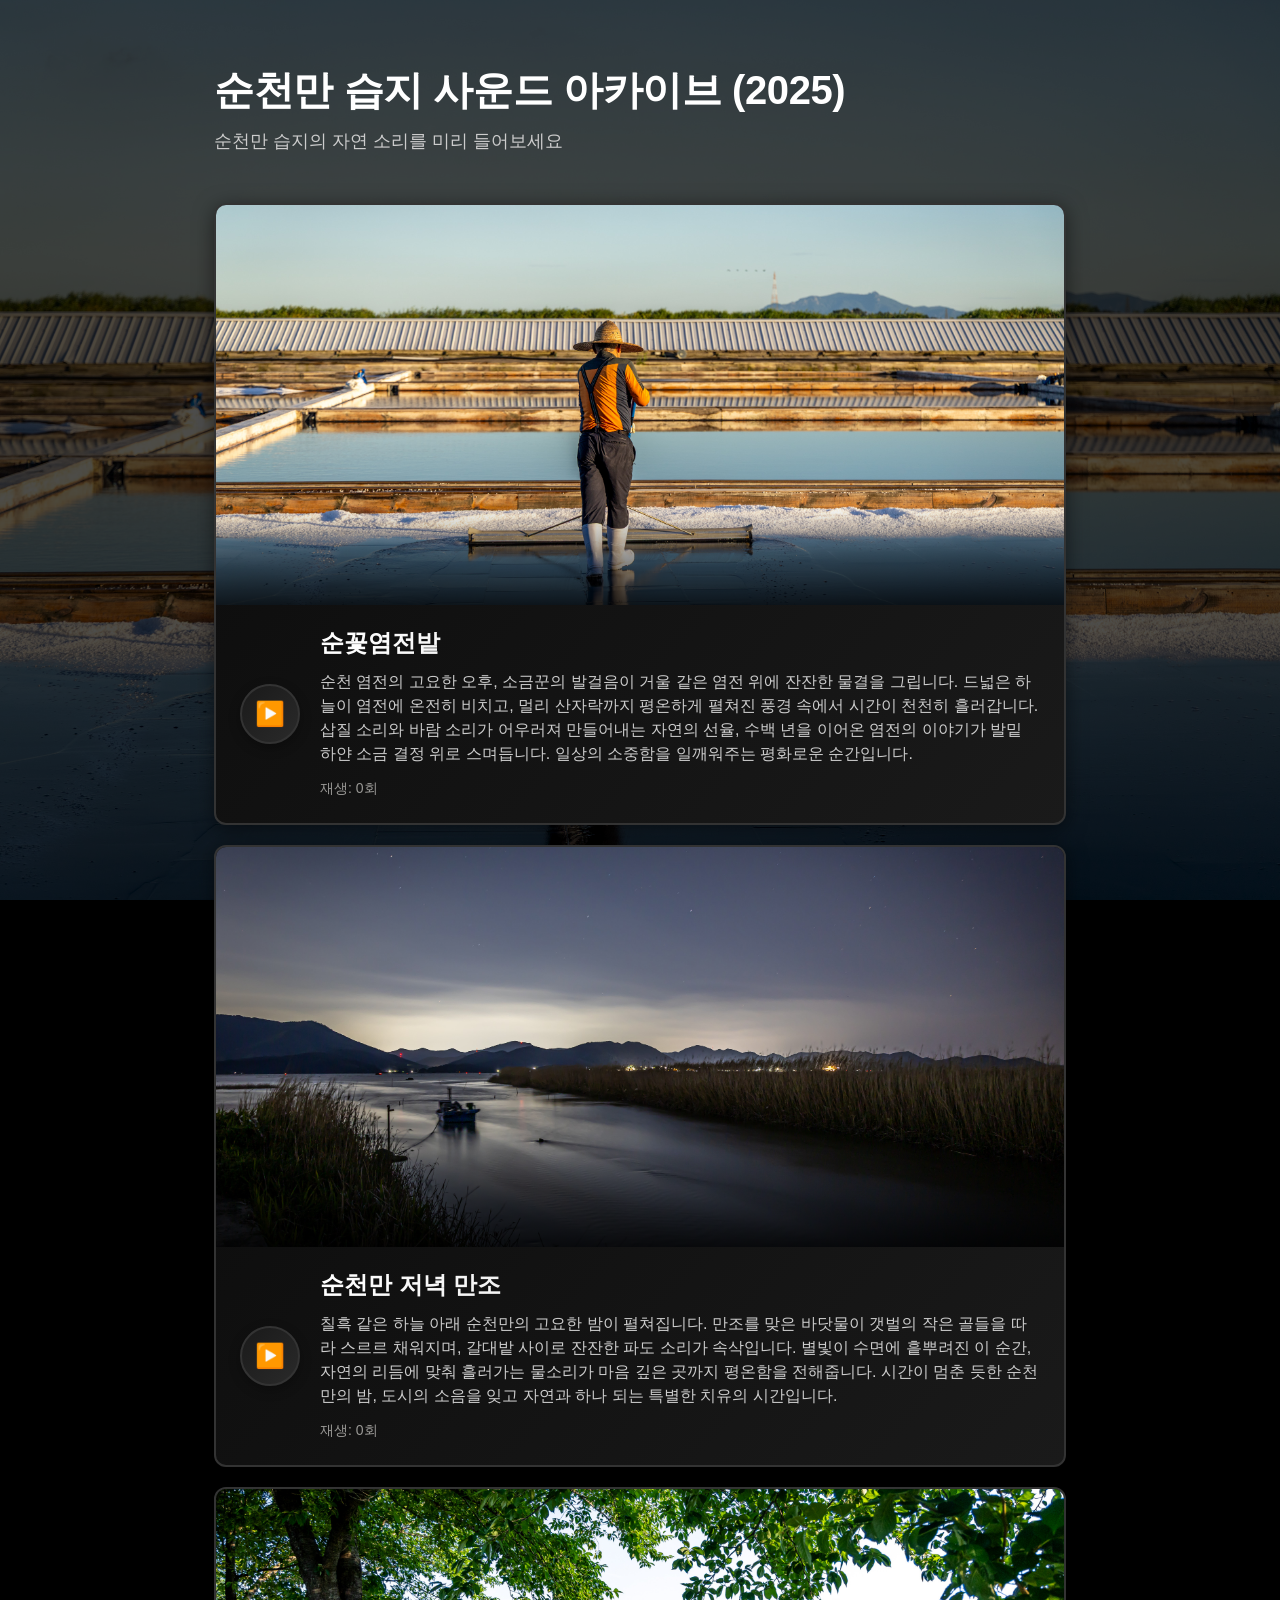
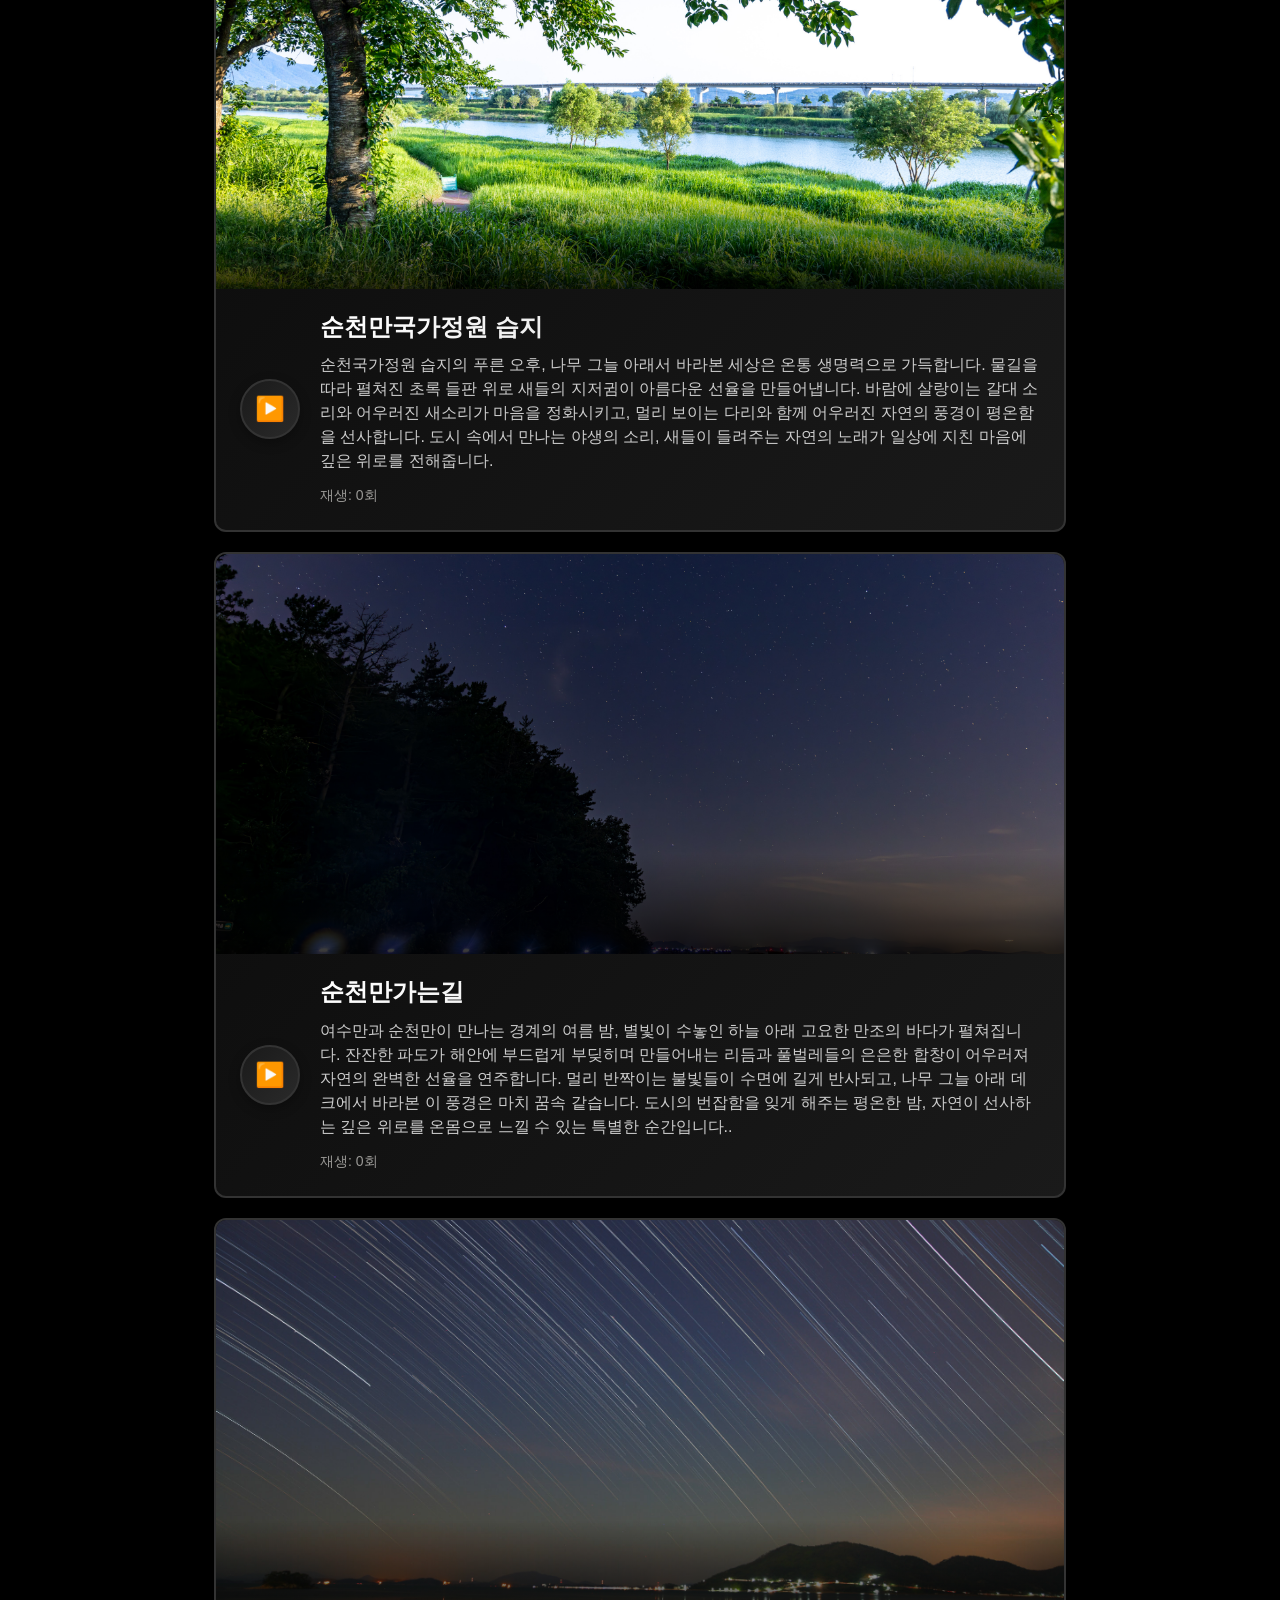
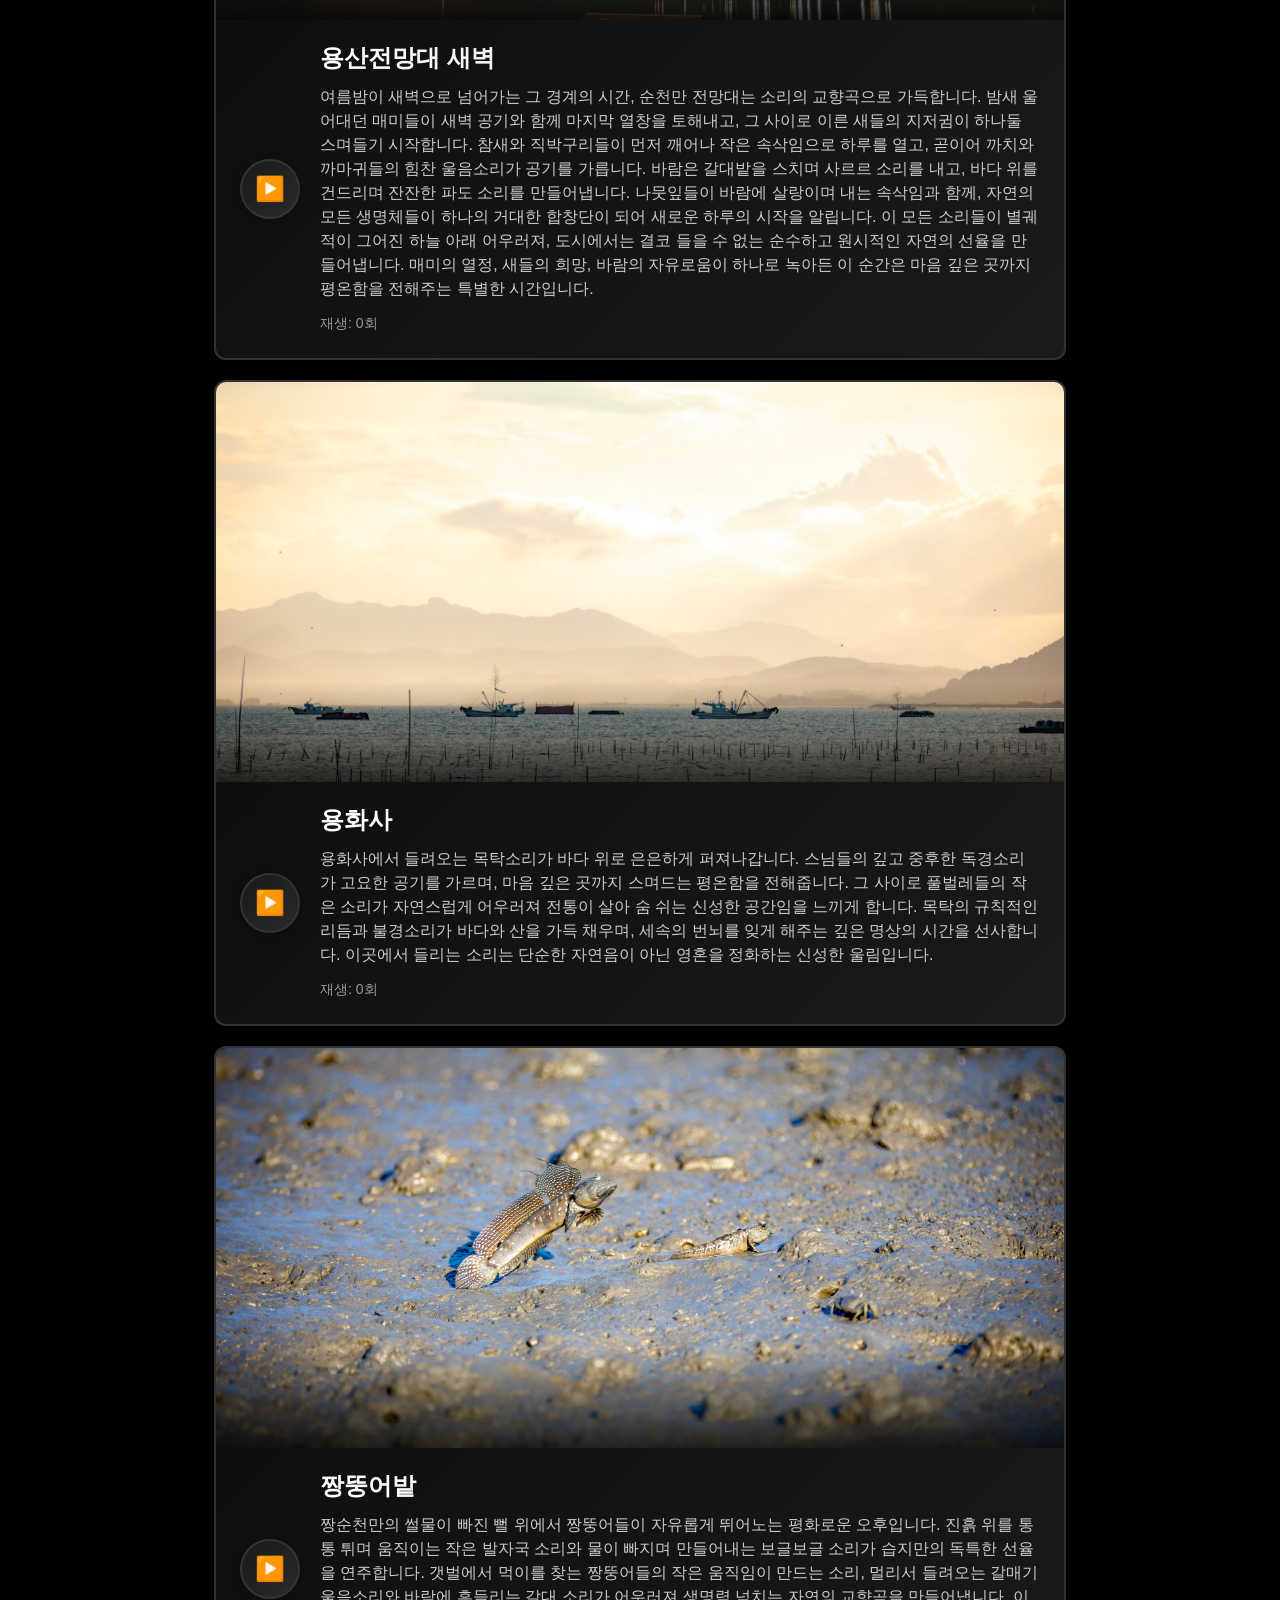
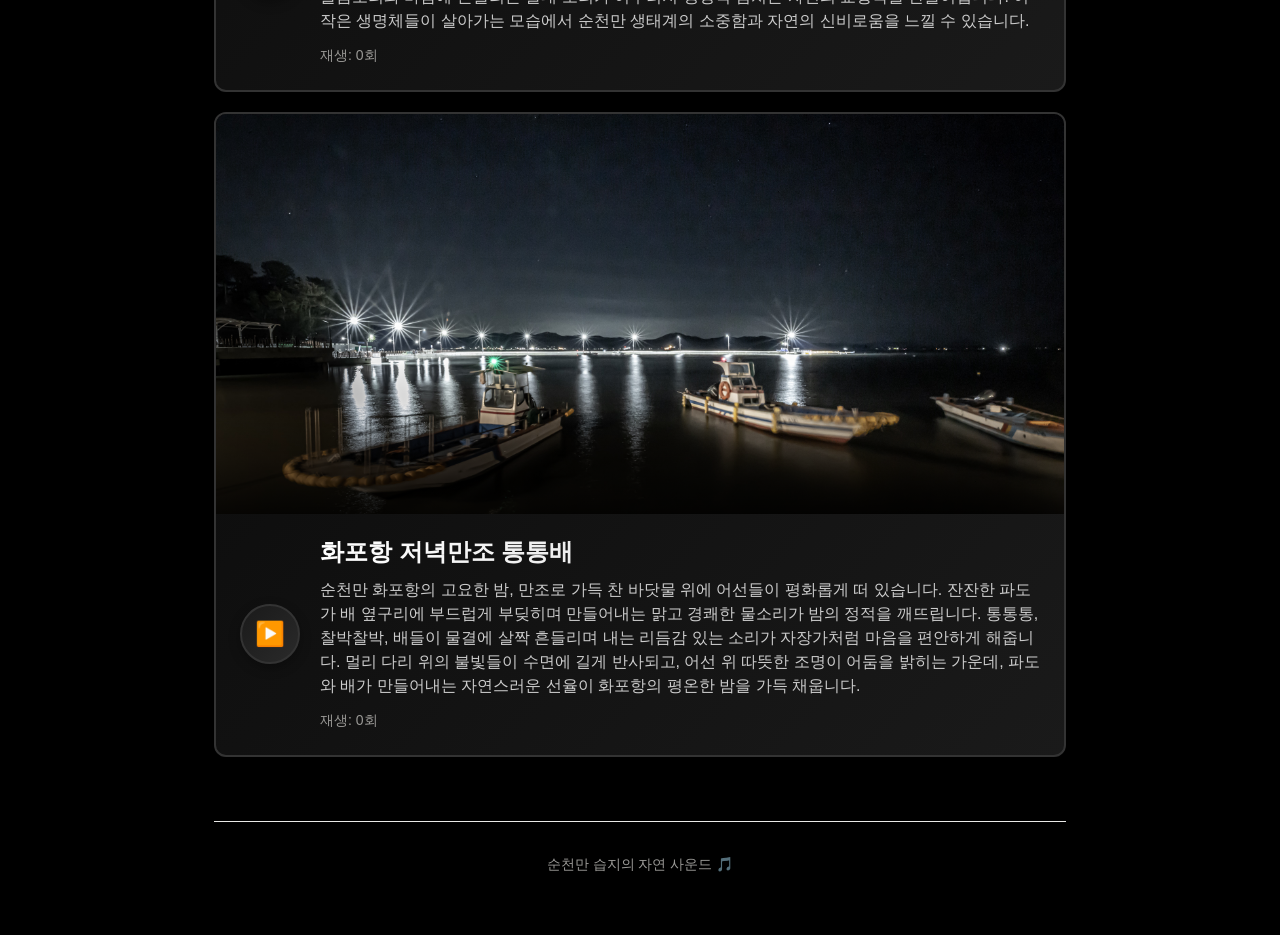
<file: index.html>
<!DOCTYPE html>
<html lang="ko">
<head>
    <meta charset="UTF-8">
    <meta name="viewport" content="width=device-width, initial-scale=1.0">
    <title>순천만 습지 사운드 미리듣기 테스트 페이지</title>
    <style>
        * {
            margin: 0;
            padding: 0;
            box-sizing: border-box;
        }

        body {
            font-family: -apple-system, BlinkMacSystemFont, 'Segoe UI', 'Noto Sans', Helvetica, Arial, sans-serif;
            background: #000000;
            color: #ffffff;
            line-height: 1.5;
            padding: 0;
            margin: 0;
            position: relative;
        }

        .background-image {
            position: fixed;
            top: 0;
            left: 0;
            width: 100vw;
            height: 100vh;
            background-size: cover;
            background-position: center;
            background-repeat: no-repeat;
            opacity: 0.3;
            z-index: -1;
            transition: opacity 0.8s ease-in-out, background-image 0.8s ease-in-out;
        }

        .container {
            max-width: 900px;
            margin: 0 auto;
            padding: 60px 24px;
            position: relative;
            z-index: 1;
        }

        h1 {
            font-size: 2.5rem;
            font-weight: 700;
            color: #ffffff;
            margin-bottom: 8px;
            letter-spacing: -0.01em;
        }

        .subtitle {
            font-size: 1.125rem;
            color: #cccccc;
            margin-bottom: 48px;
            font-weight: 400;
        }

        .audio-grid {
            display: flex;
            flex-direction: column;
            gap: 20px;
        }

        .audio-item {
            background: linear-gradient(135deg, #0a0a0a 0%, #1a1a1a 100%);
            padding: 0;
            display: flex;
            flex-direction: column;
            border: 2px solid #333333;
            border-radius: 12px;
            overflow: hidden;
            transition: all 0.3s ease;
            position: relative;
            box-shadow: 0 4px 20px rgba(0, 0, 0, 0.5);
        }

        .audio-item:hover {
            border-color: #555555;
            transform: translateY(-2px);
            box-shadow: 0 6px 30px rgba(0, 0, 0, 0.7);
        }

        .audio-item.playing {
            border-color: #ffffff;
            box-shadow: 0 8px 40px rgba(255, 255, 255, 0.1);
        }

        .emoji {
            font-size: 1.5rem;
            flex-shrink: 0;
        }

        .audio-content {
            flex: 1;
            min-width: 0;
        }

        .audio-title {
            font-size: 1.5rem;
            font-weight: 600;
            color: #ffffff;
            margin-bottom: 12px;
            line-height: 1.2;
            background: linear-gradient(90deg, #ffffff 0%, #cccccc 100%);
            -webkit-background-clip: text;
            -webkit-text-fill-color: transparent;
            background-clip: text;
        }

        .audio-description {
            font-size: 1rem;
            color: #cccccc;
            line-height: 1.5;
            margin-bottom: 12px;
        }

        .audio-meta {
            font-size: 0.875rem;
            color: #888888;
            display: flex;
            align-items: center;
            gap: 12px;
        }

        .play-count {
            font-size: 0.875rem;
            color: #9b9a97;
        }

        .image-area {
            width: 100%;
            height: 400px;
            background: #111111;
            display: flex;
            align-items: center;
            justify-content: center;
            position: relative;
            overflow: hidden;
        }

        .image-area::after {
            content: '';
            position: absolute;
            bottom: 0;
            left: 0;
            right: 0;
            height: 100px;
            background: linear-gradient(to top, rgba(0,0,0,0.8) 0%, rgba(0,0,0,0) 100%);
            pointer-events: none;
        }

        .location-image {
            width: 100%;
            height: 100%;
            object-fit: cover;
            loading: lazy;
        }

        .image-placeholder {
            width: 100%;
            height: 100%;
            background: #111111;
            display: flex;
            align-items: center;
            justify-content: center;
            color: #666666;
            font-size: 3rem;
            text-align: center;
        }

        .controls-area {
            padding: 24px;
            display: flex;
            align-items: center;
            gap: 20px;
        }

        .audio-controls {
            width: 100%;
            margin-top: 12px;
            position: relative;
        }

        .custom-audio-player {
            width: 100%;
            display: flex;
            flex-direction: column;
            gap: 8px;
        }

        .progress-container {
            width: 100%;
            height: 6px;
            background: #333333;
            border-radius: 3px;
            cursor: pointer;
            position: relative;
            overflow: hidden;
        }

        .progress-bar {
            height: 100%;
            background: linear-gradient(90deg, #ffffff 0%, #cccccc 100%);
            border-radius: 3px;
            width: 0%;
            transition: width 0.1s linear;
        }

        .time-info {
            display: flex;
            justify-content: space-between;
            font-size: 0.75rem;
            color: #888888;
        }

        .audio-controls audio {
            display: none;
        }

        .play-button {
            width: 60px;
            height: 60px;
            border-radius: 50%;
            background: linear-gradient(135deg, #1a1a1a 0%, #2a2a2a 100%);
            border: 2px solid #333333;
            color: #ffffff;
            display: flex;
            align-items: center;
            justify-content: center;
            cursor: pointer;
            transition: all 0.2s ease;
            flex-shrink: 0;
            font-size: 1.5rem;
            box-shadow: 0 4px 12px rgba(0, 0, 0, 0.3);
        }

        .play-button:hover {
            background: linear-gradient(135deg, #2a2a2a 0%, #3a3a3a 100%);
            transform: scale(1.05);
            box-shadow: 0 6px 16px rgba(0, 0, 0, 0.4);
        }

        .play-button.playing {
            background: linear-gradient(135deg, #ffffff 0%, #f0f0f0 100%);
            color: #000000;
            border-color: #ffffff;
        }

        .expanded .audio-controls {
            display: block;
        }

        .footer {
            text-align: center;
            margin-top: 64px;
            padding-top: 32px;
            border-top: 1px solid #e9e9e7;
            color: #9b9a97;
            font-size: 0.875rem;
        }

        @media (max-width: 768px) {
            .container {
                padding: 40px 16px;
            }
            
            h1 {
                font-size: 1.75rem;
            }
            
            .subtitle {
                font-size: 1rem;
                margin-bottom: 32px;
            }
            
            .audio-grid {
                gap: 16px;
            }
            
            .image-area {
                height: 350px; /* 이미지 영역 높이 증가 */
            }
            
            .controls-area {
                padding: 16px;
                gap: 16px;
            }
            
            .play-button {
                width: 48px;
                height: 48px;
                font-size: 1.2rem;
            }
            
            .audio-title {
                font-size: 1.25rem;
            }
            
            .audio-description {
                font-size: 0.875rem;
                margin-bottom: 8px;
            }
            
            .audio-meta {
                font-size: 0.75rem;
            }
        }
        
        @media (max-width: 480px) {
            .image-area {
                height: 300px; /* 더 작은 화면에서는 적당한 높이 유지 */
            }
            
            .audio-title {
                font-size: 1.1rem;
            }
            
            .play-button {
                width: 44px;
                height: 44px;
            }
        }
    </style>
</head>
<body>
    <div class="background-image" id="backgroundImage"></div>
    <div class="container">
        <h1>순천만 습지 사운드 아카이브 (2025)</h1>
        <div class="subtitle">순천만 습지의 자연 소리를 미리 들어보세요</div>
        
        <div class="audio-grid">
            <div class="audio-item" data-bg="images/suncheon_salt_field_105.jpg">
                <div class="image-area">
                    <img src="images/suncheon_salt_field_105.jpg" alt="순꽃염전밭" class="location-image" loading="lazy" onerror="this.style.display='none'; this.nextElementSibling.style.display='flex';">
                    <div class="image-placeholder" style="display:none;">이미지</div>
                </div>
                <div class="controls-area">
                    <button class="play-button" onclick="toggleAudio('audio1')" id="playBtn1">
                        <span class="play-icon">▶️</span>
                    </button>
                    <div class="audio-content">
                        <div class="audio-title">순꽃염전밭</div>
                        <div class="audio-description">순천 염전의 고요한 오후, 소금꾼의 발걸음이 거울 같은 염전 위에 잔잔한 물결을 그립니다. 드넓은 하늘이 염전에 온전히 비치고, 멀리 산자락까지 평온하게 펼쳐진 풍경 속에서 시간이 천천히 흘러갑니다. 삽질 소리와 바람 소리가 어우러져 만들어내는 자연의 선율, 수백 년을 이어온 염전의 이야기가 발밑 하얀 소금 결정 위로 스며듭니다. 일상의 소중함을 일깨워주는 평화로운 순간입니다.</div>
                        <div class="audio-meta">
                            <span class="play-count" id="count1">재생: 0회</span>
                        </div>
                        <div class="audio-controls" id="controls1" style="display:none;">
                            <audio id="audio1" preload="none">
                                <source src="mp3/순꽃염전밭_250726.mp3" type="audio/mpeg">
                            </audio>
                            <div class="custom-audio-player">
                                <div class="progress-container" onclick="seekAudio(event, 'audio1')">
                                    <div class="progress-bar" id="progress1"></div>
                                </div>
                                <div class="time-info">
                                    <span id="currentTime1">0:00</span>
                                    <span id="duration1">0:00</span>
                                </div>
                            </div>
                        </div>
                    </div>
                </div>
            </div>

            <div class="audio-item" data-bg="images/suncheon_bay_night_1.jpg">
                <div class="image-area">
                    <img src="images/suncheon_bay_night_1.jpg" alt="순천만 저녁 만조" class="location-image" loading="lazy" onerror="this.style.display='none'; this.nextElementSibling.style.display='flex';">
                    <div class="image-placeholder" style="display:none;">이미지</div>
                </div>
                <div class="controls-area">
                    <button class="play-button" onclick="toggleAudio('audio2')" id="playBtn2">
                        <span class="play-icon">▶️</span>
                    </button>
                    <div class="audio-content">
                        <div class="audio-title">순천만 저녁 만조</div>
                        <div class="audio-description">칠흑 같은 하늘 아래 순천만의 고요한 밤이 펼쳐집니다. 만조를 맞은 바닷물이 갯벌의 작은 골들을 따라 스르르 채워지며, 갈대밭 사이로 잔잔한 파도 소리가 속삭입니다. 별빛이 수면에 흩뿌려진 이 순간, 자연의 리듬에 맞춰 흘러가는 물소리가 마음 깊은 곳까지 평온함을 전해줍니다. 시간이 멈춘 듯한 순천만의 밤, 도시의 소음을 잊고 자연과 하나 되는 특별한 치유의 시간입니다.</div>
                        <div class="audio-meta">
                            <span class="play-count" id="count2">재생: 0회</span>
                        </div>
                        <div class="audio-controls" id="controls2" style="display:none;">
                            <audio id="audio2" preload="none">
                                <source src="mp3/순천만 저녁 만조_250428.mp3" type="audio/mpeg">
                            </audio>
                            <div class="custom-audio-player">
                                <div class="progress-container" onclick="seekAudio(event, 'audio2')">
                                    <div class="progress-bar" id="progress2"></div>
                                </div>
                                <div class="time-info">
                                    <span id="currentTime2">0:00</span>
                                    <span id="duration2">0:00</span>
                                </div>
                            </div>
                        </div>
                    </div>
                </div>
            </div>

            <div class="audio-item" data-bg="images/default.jpg">
                <div class="image-area">
                    <img src="images/suncheon_wetland_250430.jpg" alt="순천만국가정원 습지" class="location-image" loading="lazy" onerror="this.style.display='none'; this.nextElementSibling.style.display='flex';">
                    <div class="image-placeholder" style="display:none;">이미지</div>
                </div>
                <div class="controls-area">
                    <button class="play-button" onclick="toggleAudio('audio3')" id="playBtn3">
                        <span class="play-icon">▶️</span>
                    </button>
                    <div class="audio-content">
                        <div class="audio-title">순천만국가정원 습지</div>
                        <div class="audio-description">순천국가정원 습지의 푸른 오후, 나무 그늘 아래서 바라본 세상은 온통 생명력으로 가득합니다. 물길을 따라 펼쳐진 초록 들판 위로 새들의 지저귐이 아름다운 선율을 만들어냅니다. 바람에 살랑이는 갈대 소리와 어우러진 새소리가 마음을 정화시키고, 멀리 보이는 다리와 함께 어우러진 자연의 풍경이 평온함을 선사합니다. 도시 속에서 만나는 야생의 소리, 새들이 들려주는 자연의 노래가 일상에 지친 마음에 깊은 위로를 전해줍니다.</div>
                        <div class="audio-meta">
                            <span class="play-count" id="count3">재생: 0회</span>
                        </div>
                        <div class="audio-controls" id="controls3" style="display:none;">
                            <audio id="audio3" preload="none">
                                <source src="mp3/순천만국가정원 습지_250430.mp3" type="audio/mpeg">
                            </audio>
                            <div class="custom-audio-player">
                                <div class="progress-container" onclick="seekAudio(event, 'audio3')">
                                    <div class="progress-bar" id="progress3"></div>
                                </div>
                                <div class="time-info">
                                    <span id="currentTime3">0:00</span>
                                    <span id="duration3">0:00</span>
                                </div>
                            </div>
                        </div>
                    </div>
                </div>
            </div>

            <div class="audio-item" data-bg="images/default.jpg">
                <div class="image-area">
                    <img src="images/suncheon_bay_evening_2.jpg" alt="여수만가는길" class="location-image" loading="lazy" onerror="this.style.display='none'; this.nextElementSibling.style.display='flex';">
                    <div class="image-placeholder" style="display:none;">이미지</div>
                </div>
                <div class="controls-area">
                    <button class="play-button" onclick="toggleAudio('audio4')" id="playBtn4">
                        <span class="play-icon">▶️</span>
                    </button>
                    <div class="audio-content">
                        <div class="audio-title">순천만가는길</div>
                        <div class="audio-description">여수만과 순천만이 만나는 경계의 여름 밤, 별빛이 수놓인 하늘 아래 고요한 만조의 바다가 펼쳐집니다. 잔잔한 파도가 해안에 부드럽게 부딪히며 만들어내는 리듬과 풀벌레들의 은은한 합창이 어우러져 자연의 완벽한 선율을 연주합니다. 멀리 반짝이는 불빛들이 수면에 길게 반사되고, 나무 그늘 아래 데크에서 바라본 이 풍경은 마치 꿈속 같습니다. 도시의 번잡함을 잊게 해주는 평온한 밤, 자연이 선사하는 깊은 위로를 온몸으로 느낄 수 있는 특별한 순간입니다..</div>
                        <div class="audio-meta">
                            <span class="play-count" id="count4">재생: 0회</span>
                        </div>
                        <div class="audio-controls" id="controls4" style="display:none;">
                            <audio id="audio4" preload="none">
                                <source src="mp3/여수만가는길_250723.mp3" type="audio/mpeg">
                            </audio>
                            <div class="custom-audio-player">
                                <div class="progress-container" onclick="seekAudio(event, 'audio4')">
                                    <div class="progress-bar" id="progress4"></div>
                                </div>
                                <div class="time-info">
                                    <span id="currentTime4">0:00</span>
                                    <span id="duration4">0:00</span>
                                </div>
                            </div>
                        </div>
                    </div>
                </div>
            </div>

            <div class="audio-item" data-bg="images/default.jpg">
                <div class="image-area">
                    <img src="images/f7a6e0bb-e782-474f-ad74-d8722713fd1c_rw_1920.jpg" alt="용산전망대 새벽" class="location-image" loading="lazy" onerror="this.style.display='none'; this.nextElementSibling.style.display='flex';">
                    <div class="image-placeholder" style="display:none;">이미지</div>
                </div>
                <div class="controls-area">
                    <button class="play-button" onclick="toggleAudio('audio5')" id="playBtn5">
                        <span class="play-icon">▶️</span>
                    </button>
                    <div class="audio-content">
                        <div class="audio-title">용산전망대 새벽</div>
                        <div class="audio-description">여름밤이 새벽으로 넘어가는 그 경계의 시간, 순천만 전망대는 소리의 교향곡으로 가득합니다.
밤새 울어대던 매미들이 새벽 공기와 함께 마지막 열창을 토해내고, 그 사이로 이른 새들의 지저귐이 하나둘 스며들기 시작합니다. 참새와 직박구리들이 먼저 깨어나 작은 속삭임으로 하루를 열고, 곧이어 까치와 까마귀들의 힘찬 울음소리가 공기를 가릅니다.
바람은 갈대밭을 스치며 사르르 소리를 내고, 바다 위를 건드리며 잔잔한 파도 소리를 만들어냅니다. 나뭇잎들이 바람에 살랑이며 내는 속삭임과 함께, 자연의 모든 생명체들이 하나의 거대한 합창단이 되어 새로운 하루의 시작을 알립니다.
이 모든 소리들이 별궤적이 그어진 하늘 아래 어우러져, 도시에서는 결코 들을 수 없는 순수하고 원시적인 자연의 선율을 만들어냅니다. 매미의 열정, 새들의 희망, 바람의 자유로움이 하나로 녹아든 이 순간은 마음 깊은 곳까지 평온함을 전해주는 특별한 시간입니다.</div>
                        <div class="audio-meta">
                            <span class="play-count" id="count5">재생: 0회</span>
                        </div>
                        <div class="audio-controls" id="controls5" style="display:none;">
                            <audio id="audio5" preload="none">
                                <source src="mp3/용산전망대 새벽_050725.mp3" type="audio/mpeg">
                            </audio>
                            <div class="custom-audio-player">
                                <div class="progress-container" onclick="seekAudio(event, 'audio5')">
                                    <div class="progress-bar" id="progress5"></div>
                                </div>
                                <div class="time-info">
                                    <span id="currentTime5">0:00</span>
                                    <span id="duration5">0:00</span>
                                </div>
                            </div>
                        </div>
                    </div>
                </div>
            </div>

            <div class="audio-item" data-bg="images/default.jpg">
                <div class="image-area">
                    <img src="images/2735d748-2083-4502-848e-7332b66ff16f_rw_1920.jpg" alt="용화사" class="location-image" loading="lazy" onerror="this.style.display='none'; this.nextElementSibling.style.display='flex';">
                    <div class="image-placeholder" style="display:none;">이미지</div>
                </div>
                <div class="controls-area">
                    <button class="play-button" onclick="toggleAudio('audio6')" id="playBtn6">
                        <span class="play-icon">▶️</span>
                    </button>
                    <div class="audio-content">
                        <div class="audio-title">용화사</div>
                        <div class="audio-description">용화사에서 들려오는 목탁소리가 바다 위로 은은하게 퍼져나갑니다. 스님들의 깊고 중후한 독경소리가 고요한 공기를 가르며, 마음 깊은 곳까지 스며드는 평온함을 전해줍니다. 그 사이로 풀벌레들의 작은 소리가 자연스럽게 어우러져 전통이 살아 숨 쉬는 신성한 공간임을 느끼게 합니다. 목탁의 규칙적인 리듬과 불경소리가 바다와 산을 가득 채우며, 세속의 번뇌를 잊게 해주는 깊은 명상의 시간을 선사합니다. 이곳에서 들리는 소리는 단순한 자연음이 아닌 영혼을 정화하는 신성한 울림입니다. </div>
                        <div class="audio-meta">
                            <span class="play-count" id="count6">재생: 0회</span>
                        </div>
                        <div class="audio-controls" id="controls6" style="display:none;">
                            <audio id="audio6" preload="none">
                                <source src="mp3/용화사_250725.mp3" type="audio/mpeg">
                            </audio>
                            <div class="custom-audio-player">
                                <div class="progress-container" onclick="seekAudio(event, 'audio6')">
                                    <div class="progress-bar" id="progress6"></div>
                                </div>
                                <div class="time-info">
                                    <span id="currentTime6">0:00</span>
                                    <span id="duration6">0:00</span>
                                </div>
                            </div>
                        </div>
                    </div>
                </div>
            </div>

            <div class="audio-item" data-bg="images/default.jpg">
                <div class="image-area">
                    <img src="images/mudskipper_18.jpg" alt="짱뚱어밭" class="location-image" loading="lazy" onerror="this.style.display='none'; this.nextElementSibling.style.display='flex';">
                    <div class="image-placeholder" style="display:none;">이미지</div>
                </div>
                <div class="controls-area">
                    <button class="play-button" onclick="toggleAudio('audio7')" id="playBtn7">
                        <span class="play-icon">▶️</span>
                    </button>
                    <div class="audio-content">
                        <div class="audio-title">짱뚱어밭</div>
                        <div class="audio-description">짱순천만의 썰물이 빠진 뻘 위에서 짱뚱어들이 자유롭게 뛰어노는 평화로운 오후입니다. 진흙 위를 통통 튀며 움직이는 작은 발자국 소리와 물이 빠지며 만들어내는 보글보글 소리가 습지만의 독특한 선율을 연주합니다. 갯벌에서 먹이를 찾는 짱뚱어들의 작은 움직임이 만드는 소리, 멀리서 들려오는 갈매기 울음소리와 바람에 흔들리는 갈대 소리가 어우러져 생명력 넘치는 자연의 교향곡을 만들어냅니다. 이 작은 생명체들이 살아가는 모습에서 순천만 생태계의 소중함과 자연의 신비로움을 느낄 수 있습니다.</div>
                        <div class="audio-meta">
                            <span class="play-count" id="count7">재생: 0회</span>
                        </div>
                        <div class="audio-controls" id="controls7" style="display:none;">
                            <audio id="audio7" preload="none">
                                <source src="mp3/짱뚱어밭_250724.mp3" type="audio/mpeg">
                            </audio>
                            <div class="custom-audio-player">
                                <div class="progress-container" onclick="seekAudio(event, 'audio7')">
                                    <div class="progress-bar" id="progress7"></div>
                                </div>
                                <div class="time-info">
                                    <span id="currentTime7">0:00</span>
                                    <span id="duration7">0:00</span>
                                </div>
                            </div>
                        </div>
                    </div>
                </div>
            </div>

            <div class="audio-item" data-bg="images/default.jpg">
                <div class="image-area">
                    <img src="images/suncheon_bay_night_5.jpg" alt="화포항 저녁만조 통통배" class="location-image" loading="lazy" onerror="this.style.display='none'; this.nextElementSibling.style.display='flex';">
                    <div class="image-placeholder" style="display:none;">이미지</div>
                </div>
                <div class="controls-area">
                    <button class="play-button" onclick="toggleAudio('audio8')" id="playBtn8">
                        <span class="play-icon">▶️</span>
                    </button>
                    <div class="audio-content">
                        <div class="audio-title">화포항 저녁만조 통통배</div>
                        <div class="audio-description">순천만 화포항의 고요한 밤, 만조로 가득 찬 바닷물 위에 어선들이 평화롭게 떠 있습니다. 잔잔한 파도가 배 옆구리에 부드럽게 부딪히며 만들어내는 맑고 경쾌한 물소리가 밤의 정적을 깨뜨립니다. 통통통, 찰박찰박, 배들이 물결에 살짝 흔들리며 내는 리듬감 있는 소리가 자장가처럼 마음을 편안하게 해줍니다. 멀리 다리 위의 불빛들이 수면에 길게 반사되고, 어선 위 따뜻한 조명이 어둠을 밝히는 가운데, 파도와 배가 만들어내는 자연스러운 선율이 화포항의 평온한 밤을 가득 채웁니다.</div>
                        <div class="audio-meta">
                            <span class="play-count" id="count8">재생: 0회</span>
                        </div>
                        <div class="audio-controls" id="controls8" style="display:none;">
                            <audio id="audio8" preload="none">
                                <source src="mp3/화포항 저녁만조 통통배_250428.mp3" type="audio/mpeg">
                            </audio>
                            <div class="custom-audio-player">
                                <div class="progress-container" onclick="seekAudio(event, 'audio8')">
                                    <div class="progress-bar" id="progress8"></div>
                                </div>
                                <div class="time-info">
                                    <span id="currentTime8">0:00</span>
                                    <span id="duration8">0:00</span>
                                </div>
                            </div>
                        </div>
                    </div>
                </div>
            </div>
        </div>

        <div class="footer">
            순천만 습지의 자연 사운드 🎵 
        </div>
    </div>

    <script>
        const playCounts = {};
        
        // Background image switching based on scroll
        function updateBackground() {
            const audioItems = document.querySelectorAll('.audio-item[data-bg]');
            const backgroundImage = document.getElementById('backgroundImage');
            let currentBg = null;
            
            audioItems.forEach(item => {
                const rect = item.getBoundingClientRect();
                const viewHeight = window.innerHeight;
                
                // Check if item is in viewport (more than 30% visible)
                if (rect.top < viewHeight * 0.7 && rect.bottom > viewHeight * 0.3) {
                    const bgImage = item.getAttribute('data-bg');
                    const imgElement = item.querySelector('.location-image');
                    if (imgElement && imgElement.src) {
                        // Use the actual image src instead of data-bg
                        currentBg = imgElement.src;
                    }
                }
            });
            
            if (currentBg && backgroundImage.style.backgroundImage !== `url('${currentBg}')`) {
                backgroundImage.style.backgroundImage = `url('${currentBg}')`;
            }
        }
        
        // Initialize with first image
        window.addEventListener('load', () => {
            const firstItem = document.querySelector('.audio-item .location-image');
            const backgroundImage = document.getElementById('backgroundImage');
            if (firstItem && firstItem.src) {
                backgroundImage.style.backgroundImage = `url('${firstItem.src}')`;
            }
            updateBackground();
        });
        
        // Update background on scroll
        let scrollTimer = null;
        window.addEventListener('scroll', () => {
            if (scrollTimer) clearTimeout(scrollTimer);
            scrollTimer = setTimeout(updateBackground, 10);
        });
        
        function formatTime(seconds) {
            const minutes = Math.floor(seconds / 60);
            const secs = Math.floor(seconds % 60);
            return `${minutes}:${secs.toString().padStart(2, '0')}`;
        }

        function updateProgress(audio, audioNumber) {
            const progressBar = document.getElementById(`progress${audioNumber}`);
            const currentTimeElement = document.getElementById(`currentTime${audioNumber}`);
            const durationElement = document.getElementById(`duration${audioNumber}`);
            
            if (progressBar && currentTimeElement && durationElement) {
                const progress = (audio.currentTime / audio.duration) * 100;
                progressBar.style.width = `${progress}%`;
                currentTimeElement.textContent = formatTime(audio.currentTime);
                durationElement.textContent = formatTime(audio.duration);
            }
        }

        function seekAudio(event, audioId) {
            const audio = document.getElementById(audioId);
            const progressContainer = event.currentTarget;
            const clickX = event.offsetX;
            const width = progressContainer.offsetWidth;
            const duration = audio.duration;
            
            audio.currentTime = (clickX / width) * duration;
        }

        function toggleAudio(audioId) {
            const audio = document.getElementById(audioId);
            const audioNumber = audioId.replace('audio', '');
            const countElement = document.getElementById('count' + audioNumber);
            const controlsElement = document.getElementById('controls' + audioNumber);
            const playButton = document.getElementById('playBtn' + audioNumber);
            const playIcon = playButton.querySelector('.play-icon');
            const audioItem = audio.closest('.audio-item');
            
            // Reset all other items
            document.querySelectorAll('.audio-item').forEach(item => {
                if (item !== audioItem) {
                    item.classList.remove('playing');
                    const otherControls = item.querySelector('.audio-controls');
                    if (otherControls) otherControls.style.display = 'none';
                    const otherPlayBtn = item.querySelector('.play-button');
                    if (otherPlayBtn) {
                        otherPlayBtn.classList.remove('playing');
                        const otherIcon = otherPlayBtn.querySelector('.play-icon');
                        if (otherIcon) otherIcon.textContent = '▶️';
                    }
                }
            });
            
            // Stop all other audios
            document.querySelectorAll('audio').forEach(a => {
                if (a !== audio && !a.paused) {
                    a.pause();
                    a.currentTime = 0;
                }
            });
            
            if (audio.paused) {
                // Show controls and play
                controlsElement.style.display = 'block';
                audioItem.classList.add('playing');
                playButton.classList.add('playing');
                playIcon.textContent = '⏸️';
                
                audio.play().then(() => {
                    if (!playCounts[audioId]) playCounts[audioId] = 0;
                    playCounts[audioId]++;
                    countElement.textContent = `재생: ${playCounts[audioId]}회`;
                }).catch(e => {
                    console.log('재생 실패:', e);
                    controlsElement.style.display = 'none';
                    audioItem.classList.remove('playing');
                    playButton.classList.remove('playing');
                    playIcon.textContent = '▶️';
                });
            } else {
                audio.pause();
                controlsElement.style.display = 'none';
                audioItem.classList.remove('playing');
                playButton.classList.remove('playing');
                playIcon.textContent = '▶️';
            }
        }

        // Add event listeners for audio end
        document.querySelectorAll('audio').forEach((audio, index) => {
            const audioId = `audio${index + 1}`;
            const audioNumber = index + 1;
            const controlsElement = document.getElementById(`controls${audioNumber}`);
            const playButton = document.getElementById(`playBtn${audioNumber}`);
            const playIcon = playButton.querySelector('.play-icon');
            const audioItem = audio.closest('.audio-item');
            
            audio.addEventListener('loadedmetadata', () => {
                updateProgress(audio, audioNumber);
            });
            
            audio.addEventListener('timeupdate', () => {
                updateProgress(audio, audioNumber);
            });
            
            audio.addEventListener('ended', () => {
                controlsElement.style.display = 'none';
                audioItem.classList.remove('playing');
                playButton.classList.remove('playing');
                playIcon.textContent = '▶️';
            });
            
            audio.addEventListener('pause', () => {
                if (audio.ended) return;
                controlsElement.style.display = 'none';
                audioItem.classList.remove('playing');
                playButton.classList.remove('playing');
                playIcon.textContent = '▶️';
            });
        });
    </script>
</body>
</html>
</file>
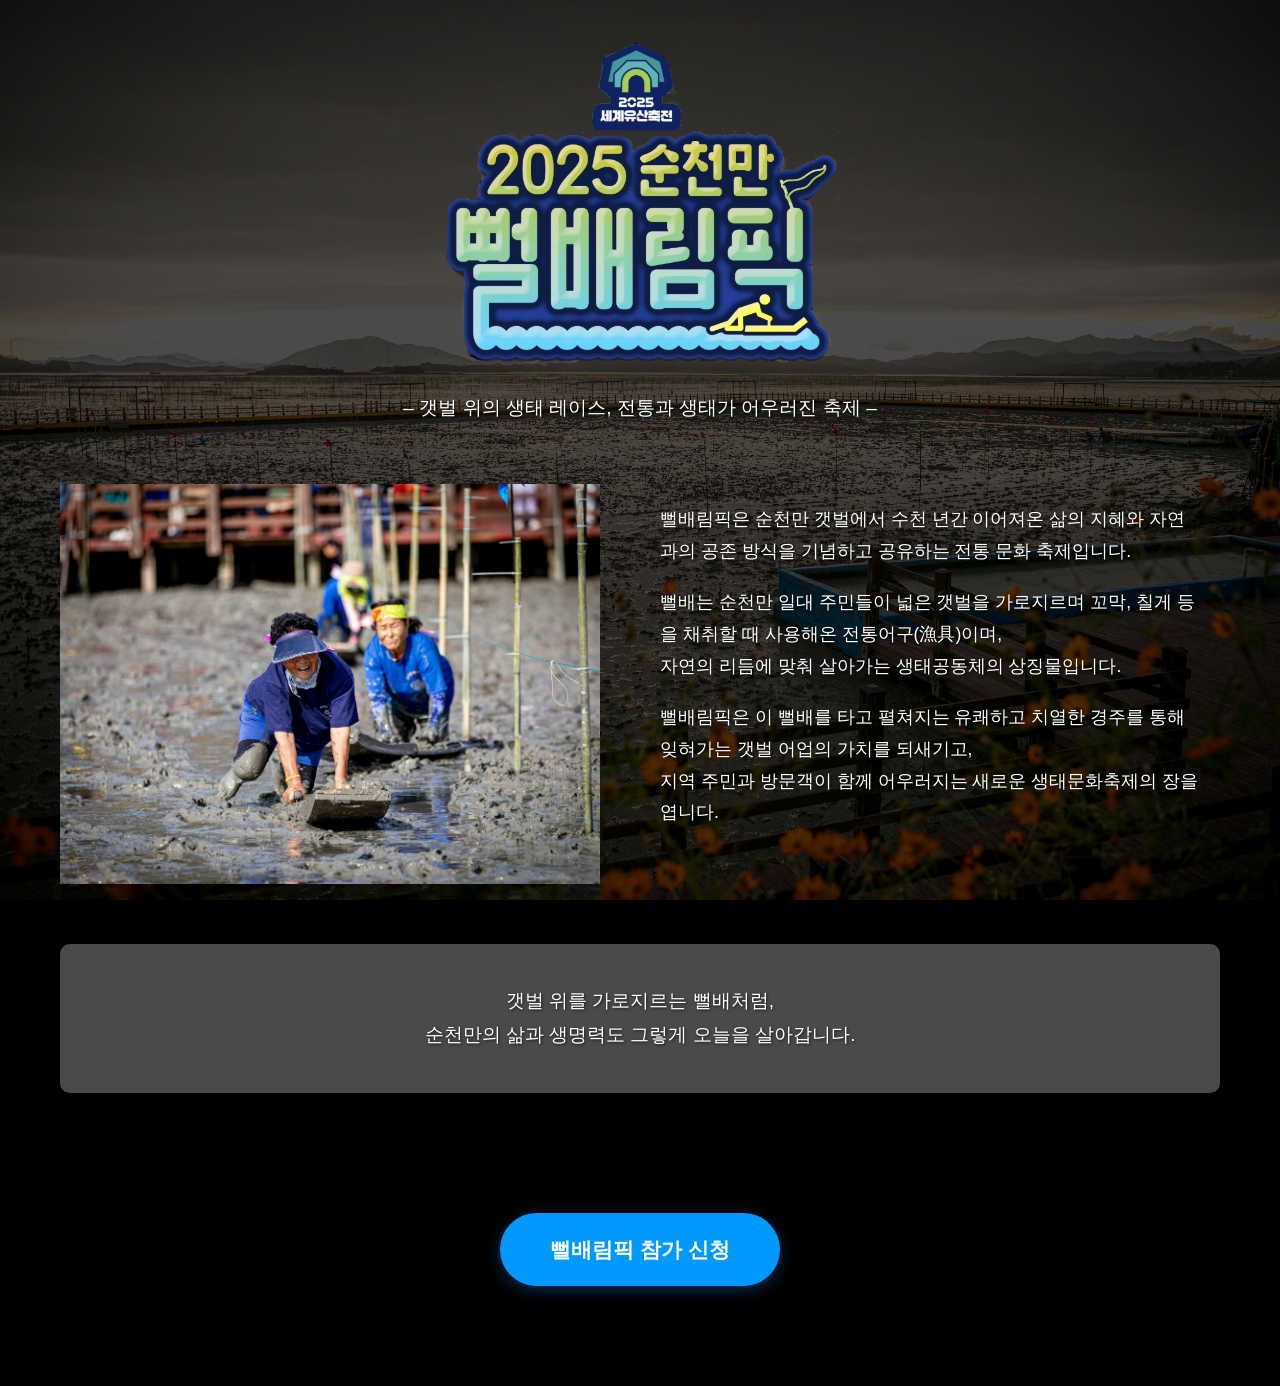
<file: 07_MouBoat/index.html>
<!DOCTYPE html>
<html lang="ko">
<head>
    <meta charset="UTF-8">
    <meta name="viewport" content="width=device-width, initial-scale=1.0">
    <title>2025 뻘배림픽 - 갯벌 위의 생태 레이스</title>
    <link rel="stylesheet" href="style.css">
</head>
<body>
    <div class="container">
        <header>
            <img src="img/logo.png" alt="뻘배림픽 로고" class="logo">
            <h2>– 갯벌 위의 생태 레이스, 전통과 생태가 어우러진 축제 –</h2>
        </header>

        <section class="intro">
            <div class="intro-content">
                <div class="slideshow desktop-slideshow">
                    <img src="img/001.jpg" alt="슬라이드 이미지" class="slide active">
                    <img src="img/002.jpg" alt="슬라이드 이미지" class="slide">
                    <img src="img/003.jpg" alt="슬라이드 이미지" class="slide">
                    <img src="img/004.jpg" alt="슬라이드 이미지" class="slide">
                    <img src="img/005.jpg" alt="슬라이드 이미지" class="slide">
                    <img src="img/006.jpg" alt="슬라이드 이미지" class="slide">
                    <img src="img/007.jpg" alt="슬라이드 이미지" class="slide">
                    <img src="img/008.jpg" alt="슬라이드 이미지" class="slide">
                    <img src="img/009.jpg" alt="슬라이드 이미지" class="slide">
                    <img src="img/010.jpg" alt="슬라이드 이미지" class="slide">
                    <img src="img/011.jpg" alt="슬라이드 이미지" class="slide">
                </div>
                <div class="gallery mobile-gallery">
                    <img src="img/001.jpg" alt="갤러리 이미지" class="gallery-item">
                    <img src="img/002.jpg" alt="갤러리 이미지" class="gallery-item">
                    <img src="img/003.jpg" alt="갤러리 이미지" class="gallery-item">
                    <img src="img/004.jpg" alt="갤러리 이미지" class="gallery-item">
                    <img src="img/005.jpg" alt="갤러리 이미지" class="gallery-item">
                    <img src="img/006.jpg" alt="갤러리 이미지" class="gallery-item">
                    <img src="img/007.jpg" alt="갤러리 이미지" class="gallery-item">
                    <img src="img/008.jpg" alt="갤러리 이미지" class="gallery-item">
                    <img src="img/009.jpg" alt="갤러리 이미지" class="gallery-item">
                    <img src="img/010.jpg" alt="갤러리 이미지" class="gallery-item">
                    <img src="img/011.jpg" alt="갤러리 이미지" class="gallery-item">
                </div>
            </div>
            <div class="intro-text">
                <p>뻘배림픽은 순천만 갯벌에서 수천 년간 이어져온 삶의 지혜와 자연과의 공존 방식을 기념하고 공유하는 전통 문화 축제입니다.</p>
                <p>뻘배는 순천만 일대 주민들이 넓은 갯벌을 가로지르며 꼬막, 칠게 등을 채취할 때 사용해온 전통어구(漁具)이며,<br>
                자연의 리듬에 맞춰 살아가는 생태공동체의 상징물입니다.</p>
                <p>뻘배림픽은 이 뻘배를 타고 펼쳐지는 유쾌하고 치열한 경주를 통해<br>
                잊혀가는 갯벌 어업의 가치를 되새기고,<br>
                지역 주민과 방문객이 함께 어우러지는 새로운 생태문화축제의 장을 엽니다.</p>
            </div>
        </section>

        <section class="conclusion">
            <p> 갯벌 위를 가로지르는 뻘배처럼,<br>
            순천만의 삶과 생명력도 그렇게 오늘을 살아갑니다.</p>
        </section>

        <section class="cta">
       
            <a href="https://docs.google.com/forms/d/e/1FAIpQLSekQu5qlP5FYXuUljLJFMAS0fPEK4W4L3u_nIyIWfkJNI2Bcw/viewform" target="_blank" class="signup-btn">
                뻘배림픽 참가 신청
            </a>
        </section>
    </div>

    <script src="script.js"></script>
</body>
</html>
</file>
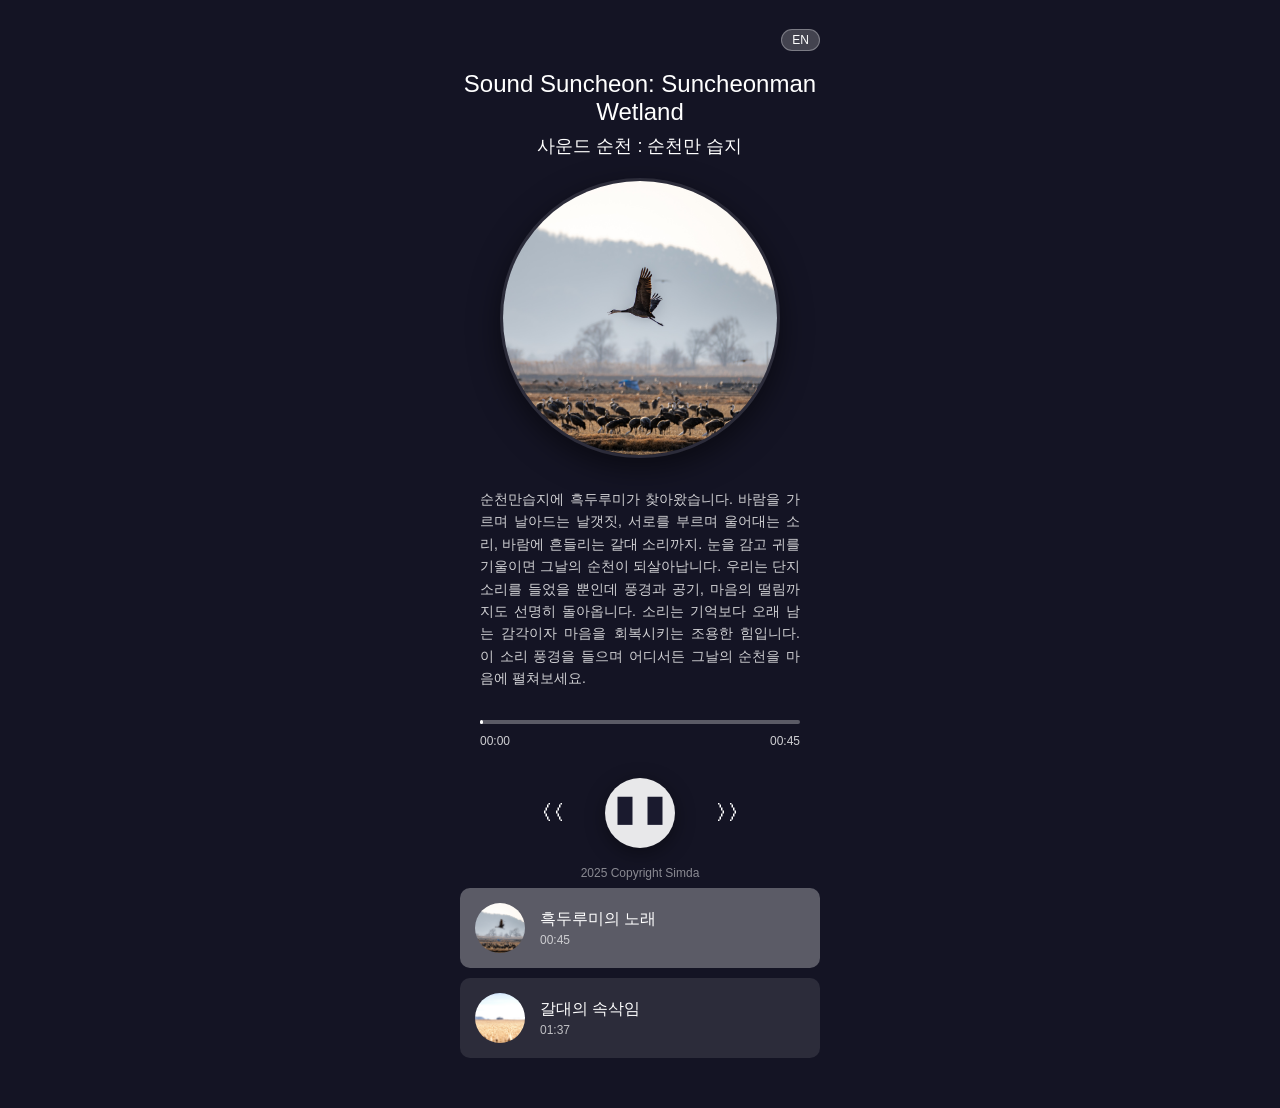
<file: 08_SuncheonSound/index.html>
<!DOCTYPE html>
<html lang="ko">
<head>
    <meta charset="UTF-8">
    <meta name="viewport" content="width=device-width, initial-scale=1.0">
    <title>Sound Suncheon</title>
    <link rel="stylesheet" href="style.css">
</head>
<body>
    <div class="container">
        <header>
            <button id="langBtn" class="lang-btn">EN</button>
        </header>

        <div class="player-section">
            <div class="subtitle">
                <div class="subtitle-en">Sound Suncheon: Suncheonman Wetland</div>
                <div class="subtitle-ko">사운드 순천 : 순천만 습지</div>
            </div>
            
            <div class="album-cover">
                <img id="albumImage" src="img/2024.12.03_doorumi.jpg" alt="Album Cover">
            </div>

            <p class="description" 
               data-ko="순천만습지에 흑두루미가 찾아왔습니다. 바람을 가르며 날아드는 날갯짓, 서로를 부르며 울어대는 소리, 바람에 흔들리는 갈대 소리까지. 눈을 감고 귀를 기울이면 그날의 순천이 되살아납니다. 우리는 단지 소리를 들었을 뿐인데 풍경과 공기, 마음의 떨림까지도 선명히 돌아옵니다. 소리는 기억보다 오래 남는 감각이자 마음을 회복시키는 조용한 힘입니다. 이 소리 풍경을 들으며 어디서든 그날의 순천을 마음에 펼쳐보세요."
               data-en="In the winter of 2024, the hooded cranes returned to Suncheonman Wetland. You can hear the beating of their wings as they soar through the sky, their haunting cries as they call out to one another, and the soft rustling of reeds swaying gently in the breeze. Close your eyes and listen—Suncheon comes alive once more. Just through sound, the scenery we once held in our eyes, the texture of the air, even the quiet stirrings of our hearts return vividly. Sound lingers longer than memory. Wherever you are, let this sound take you back to that moment in Suncheon. It's more than just the sound of nature—it's a piece of time we breathed and remembered together.">
               순천만습지에 흑두루미가 찾아왔습니다. 바람을 가르며 날아드는 날갯짓, 서로를 부르며 울어대는 소리, 바람에 흔들리는 갈대 소리까지. 눈을 감고 귀를 기울이면 그날의 순천이 되살아납니다. 우리는 단지 소리를 들었을 뿐인데 풍경과 공기, 마음의 떨림까지도 선명히 돌아옵니다. 소리는 기억보다 오래 남는 감각이자 마음을 회복시키는 조용한 힘입니다. 이 소리 풍경을 들으며 어디서든 그날의 순천을 마음에 펼쳐보세요.
            </p>

            <div class="controls">
                <div class="progress-bar">
                    <div class="progress-fill" id="progressFill"></div>
                </div>
                
                <div class="time-display">
                    <span id="currentTime">00:00</span>
                    <span id="duration">00:00</span>
                </div>

                <div class="control-buttons">
                    <button id="prevBtn" class="control-btn">⟨⟨</button>
                    <button id="playBtn" class="control-btn play-btn">‖</button>
                    <button id="nextBtn" class="control-btn">⟩⟩</button>
                </div>
            </div>

            <div class="playlist" id="playlist">
                <!-- Playlist items will be dynamically added here -->
            </div>
        </div>
    </div>

    <footer class="copyright">
        2025 Copyright Simda
    </footer>

    <audio id="audioPlayer" preload="auto"></audio>
    <script src="script.js"></script>
    <script>
        // Error logging for debugging
        window.addEventListener('error', function(e) {
            console.error('Global error:', e.message, 'at', e.filename, ':', e.lineno, ':', e.colno);
        });
        
        window.addEventListener('unhandledrejection', function(e) {
            console.error('Unhandled promise rejection:', e.reason);
        });
    </script>
</body>
</html>
</file>
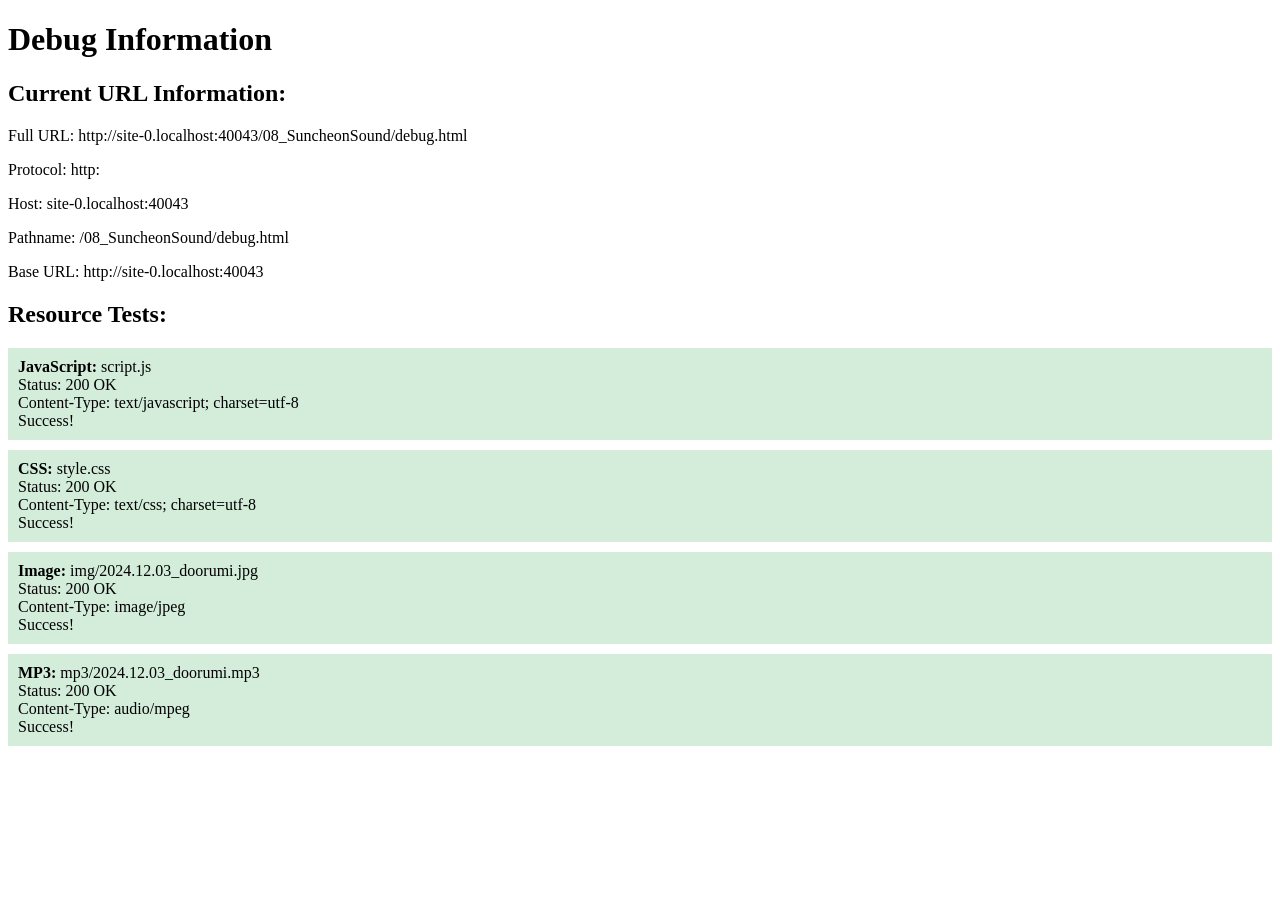
<file: 08_SuncheonSound/debug.html>
<!DOCTYPE html>
<html>
<head>
    <title>Debug Page</title>
    <meta charset="UTF-8">
</head>
<body>
    <h1>Debug Information</h1>
    
    <h2>Current URL Information:</h2>
    <div id="url-info"></div>
    
    <h2>Resource Tests:</h2>
    <div id="test-results"></div>
    
    <script>
        // Display URL information
        const urlInfo = document.getElementById('url-info');
        urlInfo.innerHTML = `
            <p>Full URL: ${window.location.href}</p>
            <p>Protocol: ${window.location.protocol}</p>
            <p>Host: ${window.location.host}</p>
            <p>Pathname: ${window.location.pathname}</p>
            <p>Base URL: ${window.location.origin}</p>
        `;
        
        // Test resources
        const testResults = document.getElementById('test-results');
        const resources = [
            { type: 'CSS', url: 'style.css' },
            { type: 'JavaScript', url: 'script.js' },
            { type: 'Image', url: 'img/2024.12.03_doorumi.jpg' },
            { type: 'MP3', url: 'mp3/2024.12.03_doorumi.mp3' }
        ];
        
        resources.forEach(resource => {
            fetch(resource.url, { method: 'HEAD' })
                .then(response => {
                    const result = `
                        <div style="margin: 10px 0; padding: 10px; background: ${response.ok ? '#d4edda' : '#f8d7da'};">
                            <strong>${resource.type}:</strong> ${resource.url}<br>
                            Status: ${response.status} ${response.statusText}<br>
                            Content-Type: ${response.headers.get('Content-Type')}<br>
                            ${!response.ok ? `Error: File not found or inaccessible` : 'Success!'}
                        </div>
                    `;
                    testResults.innerHTML += result;
                })
                .catch(error => {
                    const result = `
                        <div style="margin: 10px 0; padding: 10px; background: #f8d7da;">
                            <strong>${resource.type}:</strong> ${resource.url}<br>
                            Error: ${error.message}
                        </div>
                    `;
                    testResults.innerHTML += result;
                });
        });
        
        // Test if folders exist
        const folders = ['img/', 'mp3/'];
        folders.forEach(folder => {
            fetch(folder)
                .then(response => {
                    console.log(`Folder ${folder}: Status ${response.status}`);
                })
                .catch(error => {
                    console.error(`Folder ${folder}: Error ${error.message}`);
                });
        });
    </script>
</body>
</html>
</file>
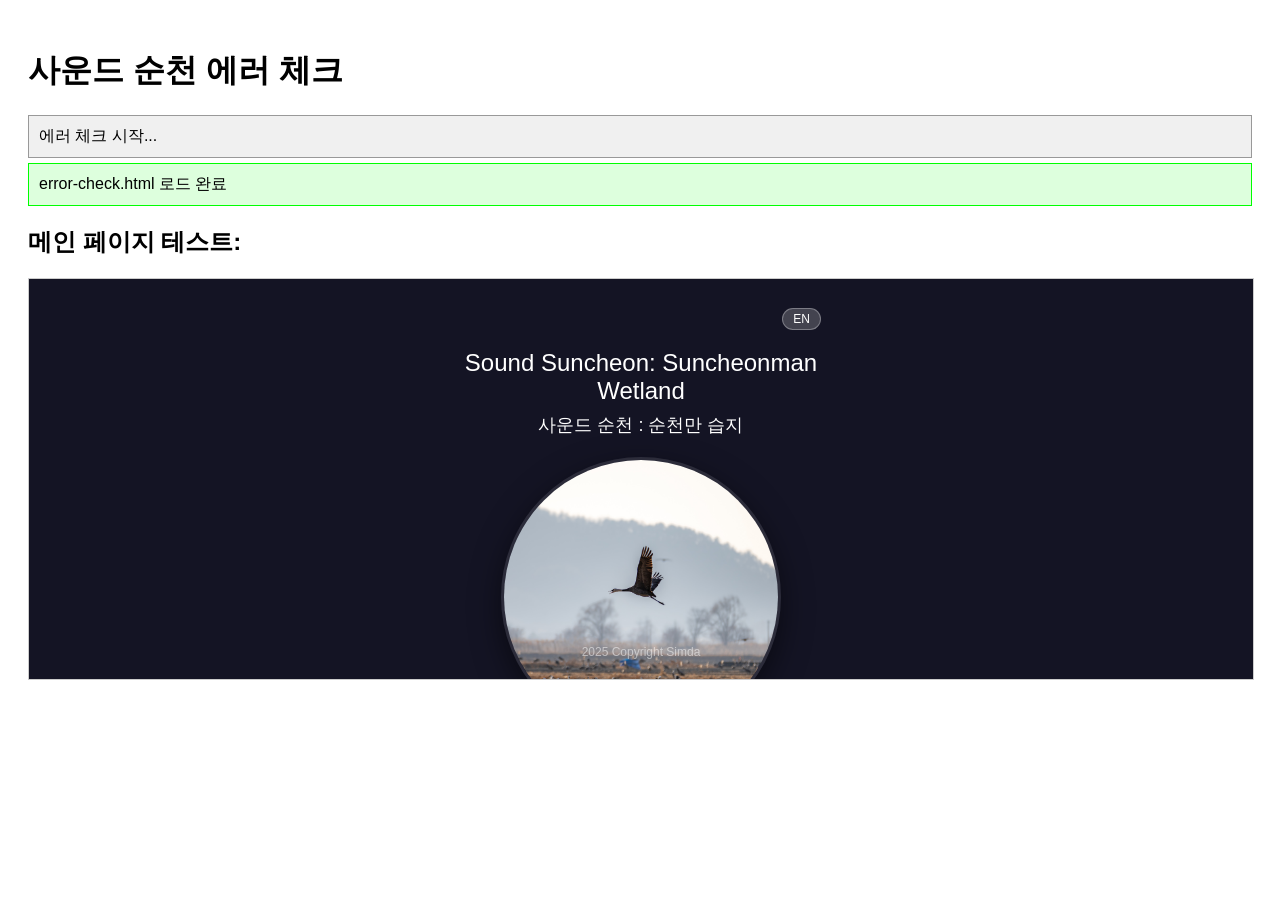
<file: 08_SuncheonSound/error-check.html>
<!DOCTYPE html>
<html lang="ko">
<head>
    <meta charset="UTF-8">
    <title>에러 체크</title>
    <style>
        body { font-family: Arial, sans-serif; padding: 20px; }
        .error { background: #ffdddd; padding: 10px; margin: 5px 0; border: 1px solid #ff0000; }
        .success { background: #ddffdd; padding: 10px; margin: 5px 0; border: 1px solid #00ff00; }
        .info { background: #f0f0f0; padding: 10px; margin: 5px 0; border: 1px solid #999; }
    </style>
</head>
<body>
    <h1>사운드 순천 에러 체크</h1>
    <div id="results"></div>
    
    <h2>메인 페이지 테스트:</h2>
    <iframe id="mainPage" src="index.html" style="width: 100%; height: 400px; border: 1px solid #ccc;"></iframe>
    
    <script>
        const results = document.getElementById('results');
        
        function addMessage(message, type = 'info') {
            const div = document.createElement('div');
            div.className = type;
            div.textContent = message;
            results.appendChild(div);
        }
        
        // 에러 캐치
        window.addEventListener('error', function(e) {
            addMessage(`에러 발생: ${e.message} (줄 ${e.lineno})`, 'error');
        });
        
        // iframe 내부 에러 캐치
        window.addEventListener('message', function(e) {
            if (e.data.type === 'error') {
                addMessage(`페이지 에러: ${e.data.message}`, 'error');
            }
        });
        
        // 페이지 로드 체크
        window.addEventListener('load', function() {
            addMessage('error-check.html 로드 완료', 'success');
            
            // iframe 체크
            const iframe = document.getElementById('mainPage');
            iframe.addEventListener('load', function() {
                addMessage('index.html 로드 완료', 'success');
                
                try {
                    // iframe 내부 확인
                    const iframeDoc = iframe.contentDocument || iframe.contentWindow.document;
                    const audioElement = iframeDoc.getElementById('audioPlayer');
                    
                    if (audioElement) {
                        addMessage('오디오 요소 찾음', 'success');
                    } else {
                        addMessage('오디오 요소를 찾을 수 없음', 'error');
                    }
                    
                    // 스크립트 실행 확인
                    const scripts = iframeDoc.getElementsByTagName('script');
                    addMessage(`스크립트 개수: ${scripts.length}개`, 'info');
                    
                } catch (err) {
                    addMessage(`iframe 접근 에러: ${err.message}`, 'error');
                }
            });
        });
        
        // 초기 체크
        addMessage('에러 체크 시작...', 'info');
    </script>
</body>
</html>
</file>
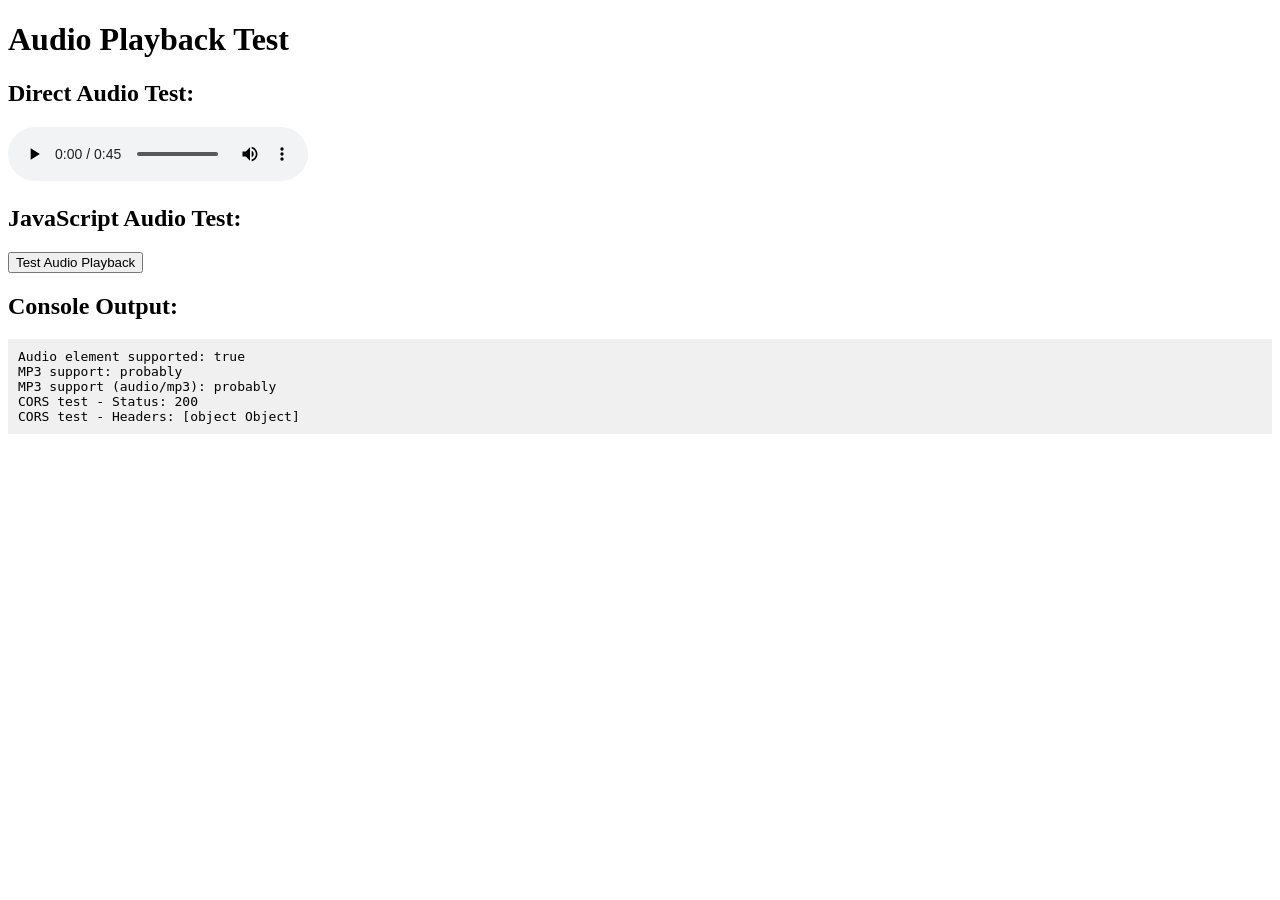
<file: 08_SuncheonSound/test-audio.html>
<!DOCTYPE html>
<html>
<head>
    <title>Audio Test Page</title>
    <meta charset="UTF-8">
</head>
<body>
    <h1>Audio Playback Test</h1>
    
    <h2>Direct Audio Test:</h2>
    <audio controls preload="auto">
        <source src="mp3/2024.12.03_doorumi.mp3" type="audio/mpeg">
        <source src="mp3/2024.12.03_doorumi.mp3" type="audio/mp3">
        Your browser does not support audio.
    </audio>
    
    <h2>JavaScript Audio Test:</h2>
    <button onclick="testAudio()">Test Audio Playback</button>
    <div id="audio-status"></div>
    
    <h2>Console Output:</h2>
    <div id="console-output" style="background: #f0f0f0; padding: 10px; font-family: monospace; white-space: pre-wrap;"></div>
    
    <script>
        const output = document.getElementById('console-output');
        const status = document.getElementById('audio-status');
        
        // Override console.log to display on page
        const originalLog = console.log;
        console.log = function(...args) {
            originalLog(...args);
            output.textContent += args.join(' ') + '\n';
        };
        
        console.error = function(...args) {
            originalLog(...args);
            output.textContent += 'ERROR: ' + args.join(' ') + '\n';
        };
        
        function testAudio() {
            console.log('Starting audio test...');
            const audio = new Audio('mp3/2024.12.03_doorumi.mp3');
            
            audio.addEventListener('loadstart', () => {
                console.log('Load started');
                status.textContent = 'Loading...';
            });
            
            audio.addEventListener('loadeddata', () => {
                console.log('Data loaded');
                status.textContent = 'Data loaded';
            });
            
            audio.addEventListener('canplay', () => {
                console.log('Can play');
                status.textContent = 'Ready to play';
            });
            
            audio.addEventListener('error', (e) => {
                console.error('Audio error:', e);
                console.error('Error code:', audio.error?.code);
                console.error('Error message:', audio.error?.message);
                status.textContent = 'Error loading audio';
            });
            
            audio.play().then(() => {
                console.log('Playing successfully');
                status.textContent = 'Playing';
            }).catch(err => {
                console.error('Play error:', err.name, err.message);
                status.textContent = 'Play failed: ' + err.message;
            });
        }
        
        // Test CORS
        fetch('mp3/2024.12.03_doorumi.mp3', { mode: 'cors' })
            .then(response => {
                console.log('CORS test - Status:', response.status);
                console.log('CORS test - Headers:', Object.fromEntries(response.headers));
            })
            .catch(err => {
                console.error('CORS test failed:', err);
            });
        
        // Check browser audio support
        const audio = document.createElement('audio');
        console.log('Audio element supported:', 'canPlayType' in audio);
        console.log('MP3 support:', audio.canPlayType('audio/mpeg'));
        console.log('MP3 support (audio/mp3):', audio.canPlayType('audio/mp3'));
    </script>
</body>
</html>
</file>
<file: 07_MouBoat/style.css>
* {
    margin: 0;
    padding: 0;
    box-sizing: border-box;
}

body {
    font-family: 'Noto Sans KR', -apple-system, BlinkMacSystemFont, sans-serif;
    line-height: 1.6;
    color: #fff;
    position: relative;
    min-height: 100vh;
    background-color: #000;
}

body::before {
    content: '';
    position: fixed;
    top: 0;
    left: 0;
    width: 100%;
    height: 100%;
    background-image: url('img/012.jpg');
    background-size: cover;
    background-position: center;
    background-repeat: no-repeat;
    opacity: 0.3;
    z-index: -1;
}

.container {
    max-width: 1200px;
    margin: 0 auto;
    padding: 40px 20px;
    min-height: 100vh;
}

header {
    text-align: center;
    margin-bottom: 60px;
}

.logo {
    max-width: 400px;
    height: auto;
    margin-bottom: 20px;
}

header h1 {
    font-size: 2.5rem;
    color: white;
    margin-bottom: 10px;
    text-shadow: 2px 2px 4px rgba(0, 0, 0, 0.7);
}

header h2 {
    font-size: 1.2rem;
    color: white;
    font-weight: normal;
    text-shadow: 1px 1px 3px rgba(0, 0, 0, 0.7);
}

.intro {
    display: flex;
    gap: 40px;
    margin-bottom: 60px;
    align-items: flex-start;
}

.intro-content {
    flex: 1;
    padding: 0;
    color: white;
}

/* Desktop slideshow */
.desktop-slideshow {
    display: block;
}

/* Mobile gallery */
.mobile-gallery {
    display: none;
    grid-template-columns: repeat(2, 1fr);
    gap: 10px;
    padding: 10px;
}

.gallery-item {
    width: 100%;
    height: 150px;
    object-fit: cover;
    border-radius: 5px;
}

.intro-content h3 {
    font-size: 1.8rem;
    margin-bottom: 20px;
    text-align: center;
}

.slideshow {
    position: relative;
    width: 100%;
    height: 400px;
    overflow: hidden;
    background-color: rgba(0, 0, 0, 0.5);
}

.slide {
    position: absolute;
    top: 0;
    left: 0;
    width: 100%;
    height: 100%;
    object-fit: cover;
    opacity: 0;
    transition: opacity 1s ease-in-out;
    z-index: 1;
}

.slide.active {
    opacity: 1;
    z-index: 2;
}

.intro-text {
    flex: 1;
    padding: 20px;
    color: white;
    text-shadow: 1px 1px 3px rgba(0, 0, 0, 0.7);
}

.intro-text p {
    margin-bottom: 20px;
    font-size: 1.1rem;
    line-height: 1.8;
}

.conclusion {
    text-align: center;
    margin-bottom: 60px;
    padding: 40px;
    background-color: rgba(245, 245, 245, 0.3);
    border-radius: 10px;
}

.conclusion p {
    font-size: 1.2rem;
    line-height: 1.8;
    color: white;
    text-shadow: 1px 1px 3px rgba(0, 0, 0, 0.7);
}

.cta {
    text-align: center;
    padding: 60px 0;
}

.cta h3 {
    font-size: 1.8rem;
    color: white;
    margin-bottom: 30px;
    text-shadow: 1px 1px 3px rgba(0, 0, 0, 0.7);
}

.signup-btn {
    display: inline-block;
    padding: 20px 50px;
    background-color: #0099ff;
    color: white;
    text-decoration: none;
    font-size: 1.3rem;
    font-weight: bold;
    border-radius: 50px;
    transition: all 0.3s ease;
    box-shadow: 0 4px 15px rgba(0, 153, 255, 0.3);
}

.signup-btn:hover {
    background-color: #0077cc;
    transform: translateY(-2px);
    box-shadow: 0 6px 20px rgba(0, 153, 255, 0.4);
}

@media (max-width: 768px) {
    .container {
        padding: 20px 10px;
    }
    
    .intro {
        flex-direction: column;
        gap: 20px;
    }
    
    .logo {
        max-width: 250px;
    }
    
    header h1 {
        font-size: 1.8rem;
    }
    
    header h2 {
        font-size: 1rem;
    }
    
    /* Hide desktop slideshow, show mobile gallery */
    .desktop-slideshow {
        display: none !important;
    }
    
    .mobile-gallery {
        display: grid !important;
    }
    
    .intro-text p {
        font-size: 1rem;
    }
    
    .signup-btn {
        padding: 15px 30px;
        font-size: 1.1rem;
    }
}

@media (max-width: 480px) {
    .logo {
        max-width: 200px;
    }
    
    .gallery-item {
        height: 120px;
    }
}
</file>
<file: 08_SuncheonSound/style.css>
* {
    margin: 0;
    padding: 0;
    box-sizing: border-box;
}

body {
    font-family: -apple-system, BlinkMacSystemFont, 'Segoe UI', Roboto, Arial, sans-serif;
    background: #000;
    min-height: 100vh;
    color: white;
    position: relative;
    overflow-x: hidden;
    padding: 20px 0;
}

body::before {
    content: '';
    position: absolute;
    top: 0;
    left: 0;
    width: 100%;
    height: 100%;
    background: #1a1a2e;
    opacity: 0.8;
}

.container {
    width: 100%;
    max-width: 400px;
    padding: 20px;
    position: relative;
    z-index: 1;
    margin: 0 auto;
}

header {
    display: flex;
    justify-content: space-between;
    align-items: center;
    margin-bottom: 30px;
    position: relative;
}

h1 {
    font-size: 28px;
    font-weight: 400;
    text-align: center;
    flex: 1;
}

.lang-btn {
    position: absolute;
    right: 0;
    background: rgba(255,255,255,0.2);
    border: 1px solid rgba(255,255,255,0.3);
    color: white;
    padding: 3px 10px;
    border-radius: 15px;
    cursor: pointer;
    font-size: 12px;
    transition: all 0.3s;
}

.lang-btn:hover {
    background: rgba(255,255,255,0.3);
}

.nav-btn {
    background: none;
    border: none;
    color: white;
    font-size: 24px;
    cursor: pointer;
    padding: 10px;
    opacity: 0.8;
    transition: opacity 0.2s;
}

.nav-btn:hover {
    opacity: 1;
}

.player-section {
    text-align: center;
}

.subtitle {
    margin-bottom: 20px;
}

.subtitle-en {
    font-size: 24px;
    font-weight: 400;
    margin-bottom: 8px;
}

.subtitle-ko {
    font-size: 18px;
    font-weight: 400;
}

.description {
    font-size: 14px;
    opacity: 0.8;
    margin-bottom: 30px;
    text-align: justify;
    line-height: 1.6;
    padding: 0 20px;
}

.album-cover {
    width: 280px;
    height: 280px;
    margin: 0 auto 30px;
    position: relative;
}

.album-cover img {
    width: 100%;
    height: 100%;
    border-radius: 50%;
    object-fit: cover;
    box-shadow: 0 10px 30px rgba(0,0,0,0.5);
    border: 3px solid rgba(255,255,255,0.1);
}


.controls {
    max-width: 320px;
    margin: 0 auto;
}

.progress-bar {
    height: 4px;
    background: rgba(255,255,255,0.3);
    border-radius: 2px;
    margin-bottom: 10px;
    cursor: pointer;
    position: relative;
}

.progress-fill {
    height: 100%;
    background: white;
    border-radius: 2px;
    width: 0%;
    transition: width 0.1s;
}

.time-display {
    display: flex;
    justify-content: space-between;
    font-size: 12px;
    margin-bottom: 30px;
    opacity: 0.8;
}

.control-buttons {
    display: flex;
    justify-content: center;
    align-items: center;
    gap: 30px;
}

.control-btn {
    background: none;
    border: none;
    color: white;
    cursor: pointer;
    font-size: 24px;
    padding: 10px;
    transition: transform 0.1s;
}

.control-btn:active {
    transform: scale(0.95);
}

.play-btn {
    width: 70px;
    height: 70px;
    background: rgba(255,255,255,0.9);
    color: #1a1a2e;
    border-radius: 50%;
    font-size: 30px;
    display: flex;
    align-items: center;
    justify-content: center;
    box-shadow: 0 5px 20px rgba(0,0,0,0.4);
    transition: background 0.3s, transform 0.1s;
}

.play-btn:hover {
    background: white;
}

.playlist {
    margin-top: 40px;
    max-height: 200px;
    overflow-y: auto;
}

.playlist-item {
    background: rgba(255,255,255,0.1);
    padding: 15px;
    margin-bottom: 10px;
    border-radius: 10px;
    cursor: pointer;
    display: flex;
    align-items: center;
    gap: 15px;
    transition: background 0.2s;
}

.playlist-item:hover {
    background: rgba(255,255,255,0.2);
}

.playlist-item.active {
    background: rgba(255,255,255,0.3);
}

.playlist-item img {
    width: 50px;
    height: 50px;
    border-radius: 50%;
    object-fit: cover;
}

.playlist-item-info {
    flex: 1;
    text-align: left;
}

.playlist-item-title {
    font-size: 16px;
    margin-bottom: 3px;
}

.playlist-item-duration {
    font-size: 12px;
    opacity: 0.7;
}

@media (max-width: 480px) {
    .container {
        padding: 15px;
    }
    
    .album-cover {
        width: 240px;
        height: 240px;
    }
    
    h1 {
        font-size: 24px;
    }
    
    .subtitle {
        font-size: 20px;
    }
}

.copyright {
    position: fixed;
    bottom: 20px;
    left: 50%;
    transform: translateX(-50%);
    font-size: 12px;
    color: rgba(255,255,255,0.5);
    text-align: center;
    z-index: 1;
}
</file>
